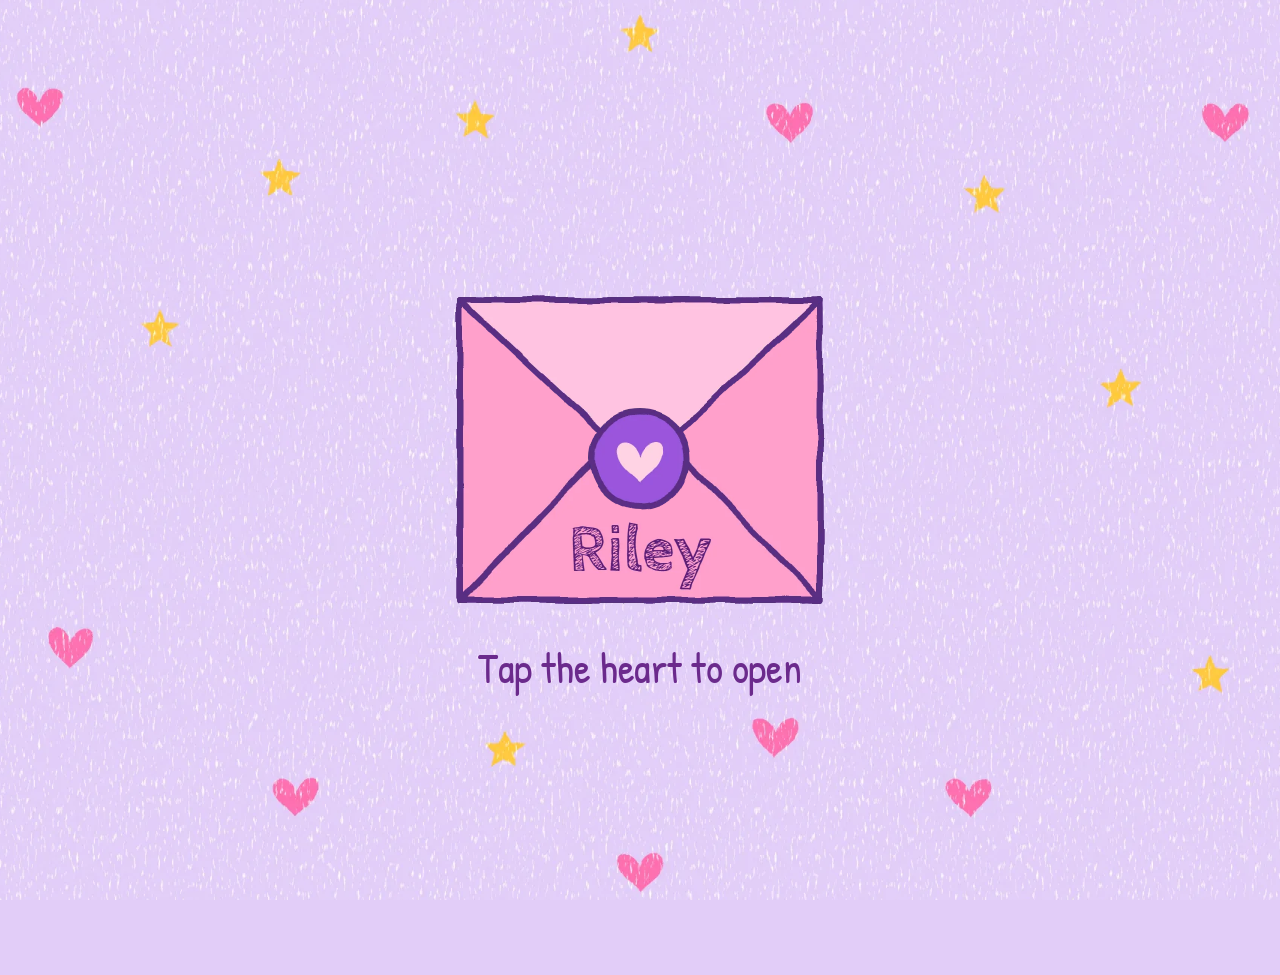
<file: sample/index.html>
<!doctype html>
<html lang="en"><head><meta charset="utf-8">
<meta name="viewport" content="width=device-width,initial-scale=1,viewport-fit=cover">
<meta name="robots" content="noindex,nofollow,noarchive">
<meta name="theme-color" content="#e2cdf8">
<title>A birthday card for Riley</title>
<meta property="og:title" content="A birthday card for Riley">
<meta property="og:description" content="Tap to open it!">
<meta property="og:type" content="website">
<meta property="og:image" content="https://cards.example.com/riley-birthday-card/img/preview.jpg">
<meta property="og:image:width" content="1200">
<meta property="og:image:height" content="630">
<meta name="twitter:card" content="summary_large_image">
<link rel="icon" href="img/seal.webp">
<link rel="preconnect" href="https://fonts.googleapis.com">
<link rel="preconnect" href="https://fonts.gstatic.com" crossorigin>
<link href="https://fonts.googleapis.com/css2?family=Cabin+Sketch:wght@700&family=Patrick+Hand&display=swap" rel="stylesheet">
<link rel="stylesheet" href="card.css">
</head><body>
<div id="world">

 <section class="scene on" id="s1" aria-label="Envelope">
  <img class="bg" src="img/envbg.webp" alt="">
  <div id="env">
   <img src="img/envback.webp" alt="" style="z-index:0">
   <div id="letter"><img src="img/lines.webp" alt=""></div>
   <img src="img/envfront.webp" alt="Envelope addressed to Riley" style="z-index:3">
   <img id="flap" src="img/envflap.webp" alt="">
   <img id="seal" src="img/seal.webp" alt="">
  </div>
  <button id="open" aria-label="Open the envelope"></button>
  <p class="hand" style="top:430px">Tap the heart to open</p>
 </section>

 <section class="scene" id="s2" aria-label="Coloring page">
  <img class="bg" src="img/scenebg.webp" alt="">
  <img id="uni" src="img/uni.webp" alt="A unicorn">
  <img id="prin" src="img/prin.webp" alt="A princess in front of a castle">
  <canvas id="page"></canvas>
  <p class="hand pill" id="rubhint" style="top:40px">Rub to color it in, Riley!</p>
  <svg id="crayon" width="26" height="90" viewBox="-3 -20 26 90"><path d="M0 0L9-16L18 0V62H0Z" fill="#e8509c" stroke="#7a1f55" stroke-width="2" stroke-linejoin="round"/><path d="M0 12H18M0 52H18" stroke="#7a1f55" stroke-width="3"/></svg>
  <button class="next" id="n2">I'm done!</button>
  <h1 id="title"><span>Happy 6th birthday</span><b style="font-size:66px">Riley!</b></h1>
 </section>

 <section class="scene" id="s3" aria-label="Color the unicorn">
  <div class="bg paper"></div>
  <h2>Color the unicorn</h2>
  <svg id="paint" viewBox="0 0 300 300" width="300" height="300"></svg>
  <svg id="crayons" viewBox="0 0 300 150" width="300" height="150"></svg>
  <button class="next" id="n3">I'm done!</button>
 </section>

 <section class="scene" id="s4" aria-label="Birthday cake">
  <img class="bg" src="img/cakebg.webp" alt="Birthday cake">
  <h2>Sing with us!</h2>
  <div id="lyric" aria-live="off"></div>
  <svg id="bstar" width="24" height="24" viewBox="-16 -16 32 32"></svg>
  <svg id="candles" viewBox="0 0 300 160" width="300" height="160"></svg>
  <p class="hand" id="blow" style="top:538px">Tap the candles out</p>
  <button id="again" aria-label="Sing it again">♪</button>
 </section>

 <section class="scene" id="s5" aria-label="Message">
  <img class="bg" src="img/endbg.webp" alt="">
  <div id="myuni"></div>
  <img id="prin2" src="img/prin.webp" alt="A princess">
  <div id="msg"><h2>Once upon a time</h2><p>a kid named Riley had</p><p>a birthday with a unicorn,</p><p>a princess and a castle.</p><p>And everybody loved Riley</p><p>very, very much.</p><p class="sig">Love, Grandma</p></div>
  <button id="replay">Play again</button>
 </section>

</div>
<canvas id="fx" aria-hidden="true"></canvas>
<script>window.CFG = {"age": 6, "syllables": ["Ri", "ley"]};</script>
<script src="card.js"></script>
</body></html>
</file>
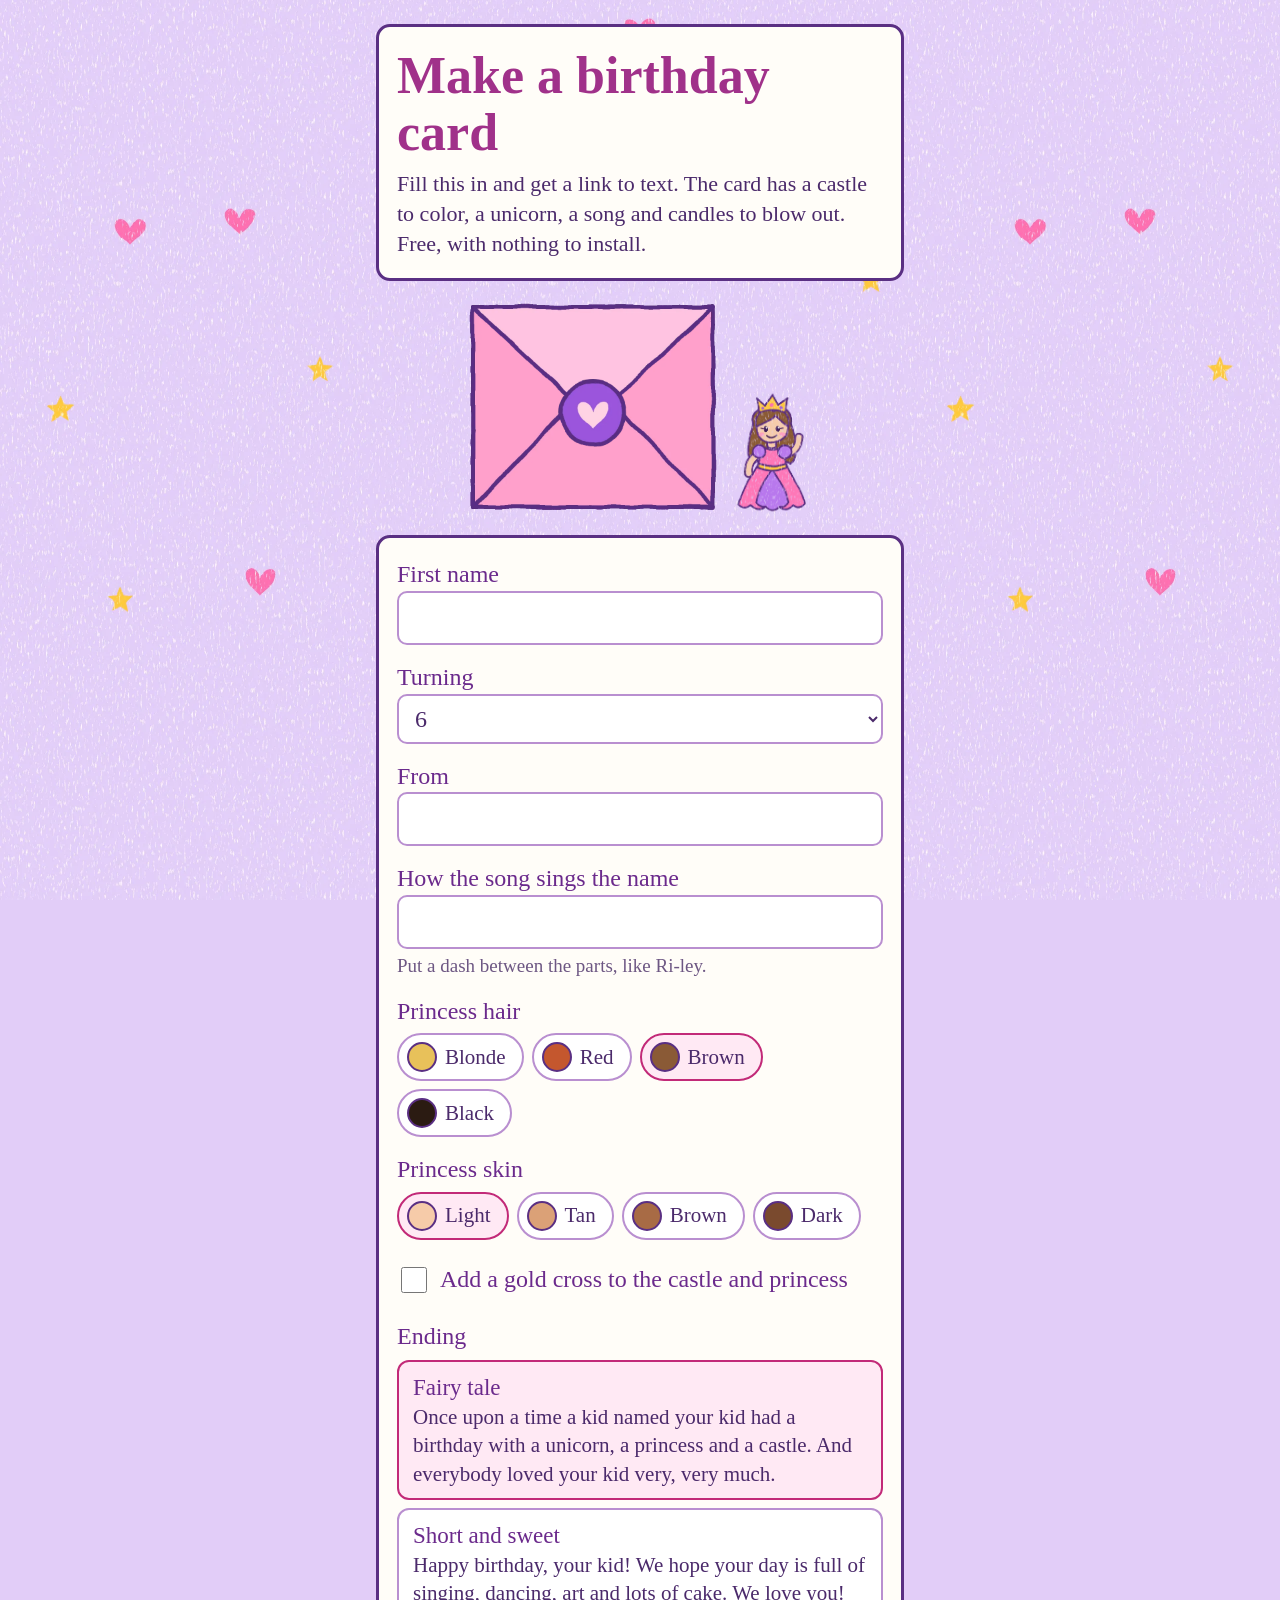
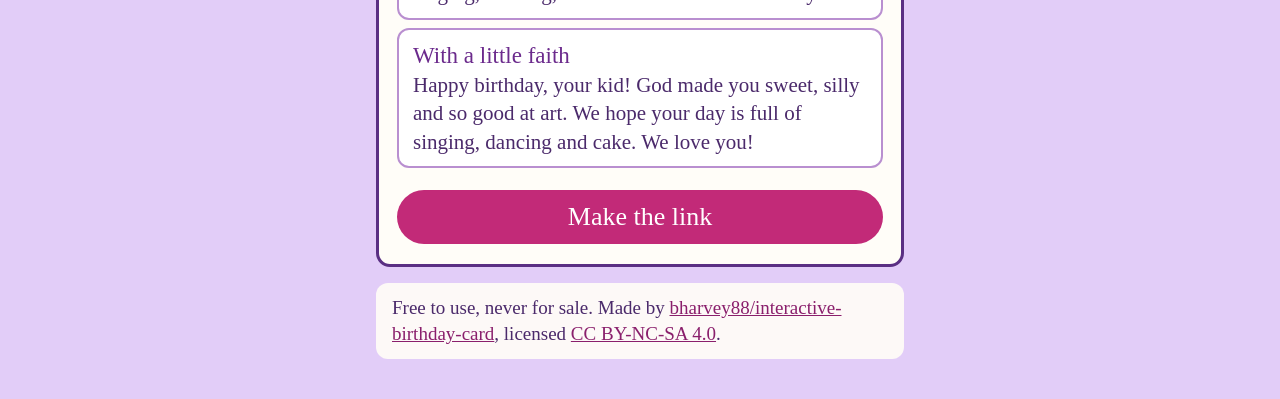
<file: site/index.html>
<!doctype html>
<html lang="en"><head><meta charset="utf-8">
<meta name="viewport" content="width=device-width,initial-scale=1">
<meta name="referrer" content="no-referrer">
<meta http-equiv="Content-Security-Policy" content="default-src 'none'; script-src 'self'; img-src 'self'; style-src 'self' 'unsafe-inline' https://fonts.googleapis.com; font-src https://fonts.gstatic.com; base-uri 'none'; form-action 'none'">
<meta name="theme-color" content="#e2cdf8">
<title>Make a birthday card</title>
<meta name="description" content="Make an interactive birthday card for a little kid and text it as a link. Free, with nothing to install.">
<meta property="og:title" content="Make a birthday card">
<meta property="og:description" content="Fill in a name and get a link to text.">
<meta property="og:image" content="{{SITE}}/card/img/preview.jpg">
<link rel="icon" href="card/img/seal.webp">
<link rel="preconnect" href="https://fonts.googleapis.com">
<link rel="preconnect" href="https://fonts.gstatic.com" crossorigin>
<link href="https://fonts.googleapis.com/css2?family=Cabin+Sketch:wght@700&family=Patrick+Hand&display=swap" rel="stylesheet">
<link rel="stylesheet" href="maker.css">
</head><body>
<main>
 <header>
  <h1>Make a birthday card</h1>
  <p>Fill this in and get a link to text. The card has a castle to color, a unicorn, a song and candles to blow out. Free, with nothing to install.</p>
 </header>

 <div class="stage" aria-hidden="true">
  <div class="env"><img src="card/img/envback.webp" alt=""><img src="card/img/envfront.webp" alt=""><img src="card/img/envflap.webp" alt=""><img src="card/img/seal.webp" alt=""><div id="envname"></div></div>
  <img id="princess" src="card/img/prin-brown-light.webp" alt="">
 </div>

 <form id="f" novalidate>
  <label for="name">First name</label>
  <input id="name" maxlength="30" autocomplete="off" autocapitalize="words" spellcheck="false" aria-describedby="name-e">
  <p class="err" id="name-e"></p>

  <label for="age">Turning</label>
  <select id="age"></select>

  <label for="from">From</label>
  <input id="from" maxlength="40" autocomplete="off" autocapitalize="words" aria-describedby="from-e">
  <p class="err" id="from-e"></p>

  <label for="song">How the song sings the name</label>
  <input id="song" maxlength="40" autocomplete="off" spellcheck="false" aria-describedby="song-h song-e">
  <p class="hint" id="song-h">Put a dash between the parts, like Ri-ley.</p>
  <p class="err" id="song-e"></p>

  <fieldset><legend>Princess hair</legend><div class="row" id="hair"></div></fieldset>
  <fieldset><legend>Princess skin</legend><div class="row" id="skin"></div></fieldset>

  <label class="check"><input type="checkbox" id="cross"> Add a gold cross to the castle and princess</label>

  <fieldset><legend>Ending</legend><div id="ending"></div></fieldset>

  <button class="go" type="submit">Make the link</button>
 </form>

 <section id="done" hidden aria-live="polite">
  <h2>The card is ready</h2>
  <label for="link">Link to text</label>
  <input id="link" readonly>
  <div class="acts">
   <button class="go" id="copy" type="button">Copy link</button>
   <button class="go alt" id="share" type="button" hidden>Share</button>
   <a class="go alt" id="open" target="_blank" rel="noopener">Open the card</a>
  </div>
  <p class="hint">Anyone with the link can see the card. The name is in the part after the #, which browsers don't send to this website.</p>
 </section>

 <footer>
  <p>Free to use, never for sale. Made by <a href="https://github.com/bharvey88/interactive-birthday-card">bharvey88/interactive-birthday-card</a>, licensed <a href="https://creativecommons.org/licenses/by-nc-sa/4.0/">CC BY-NC-SA 4.0</a>.</p>
 </footer>
</main>
<script src="link.js"></script>
<script src="maker.js"></script>
</body></html>
</file>
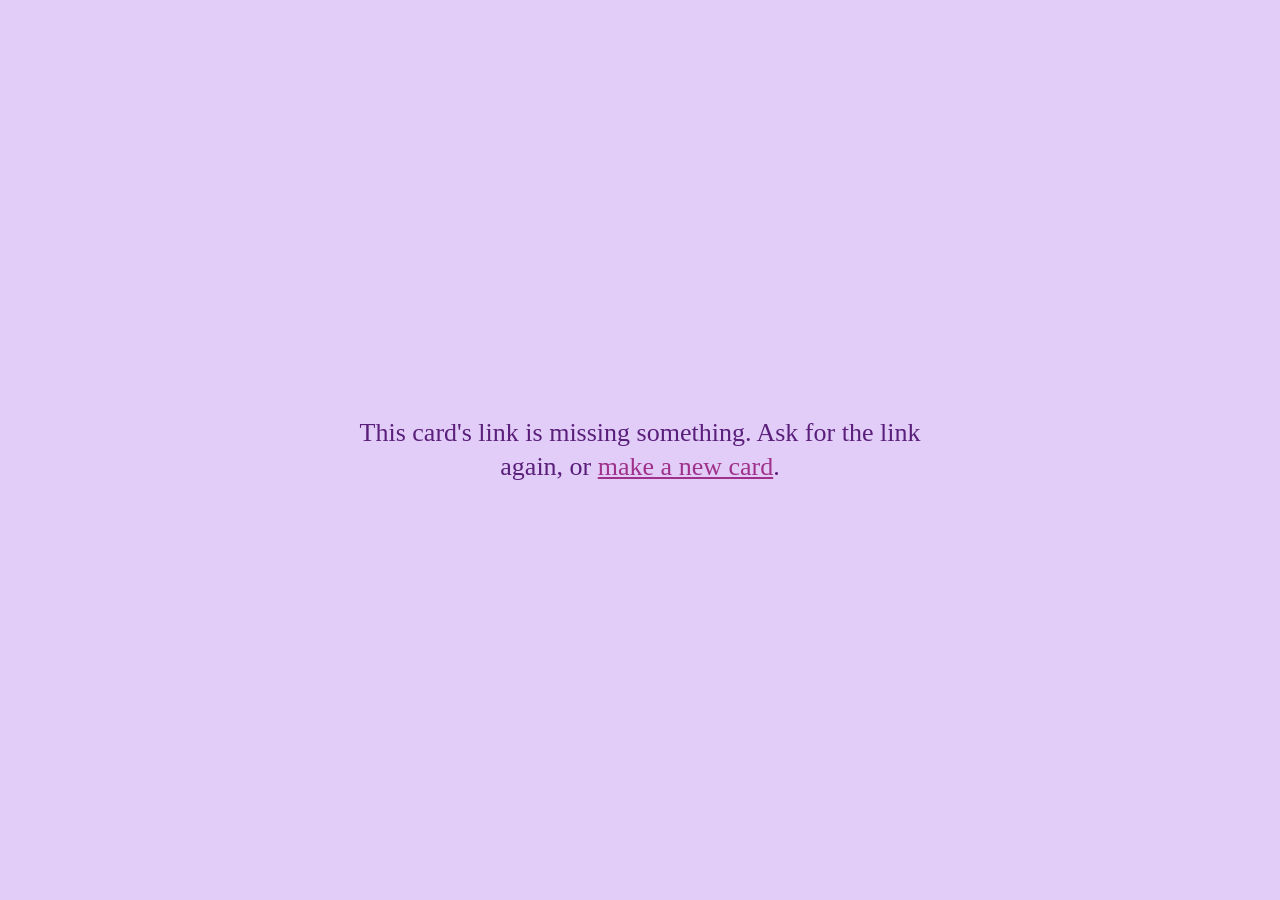
<file: site/card/index.html>
<!doctype html>
<html lang="en"><head><meta charset="utf-8">
<meta name="viewport" content="width=device-width,initial-scale=1,viewport-fit=cover">
<meta name="robots" content="noindex,nofollow,noarchive">
<meta name="referrer" content="no-referrer">
<meta http-equiv="Content-Security-Policy" content="default-src 'none'; script-src 'self'; img-src 'self'; style-src 'self' 'unsafe-inline' https://fonts.googleapis.com; font-src https://fonts.gstatic.com; base-uri 'none'; form-action 'none'">
<meta name="theme-color" content="#e2cdf8">
<title>A birthday card for you</title>
<meta property="og:title" content="A birthday card for you">
<meta property="og:description" content="Tap to open it!">
<meta property="og:type" content="website">
<meta property="og:image" content="{{SITE}}/card/img/preview.jpg">
<meta property="og:image:width" content="1200">
<meta property="og:image:height" content="630">
<meta name="twitter:card" content="summary_large_image">
<link rel="icon" href="img/seal.webp">
<link rel="preconnect" href="https://fonts.googleapis.com">
<link rel="preconnect" href="https://fonts.gstatic.com" crossorigin>
<link href="https://fonts.googleapis.com/css2?family=Cabin+Sketch:wght@700&family=Patrick+Hand&display=swap" rel="stylesheet">
<link rel="stylesheet" href="card.css">
</head><body>
<div id="world">

 <section class="scene on" id="s1" aria-label="Envelope">
  <img class="bg" src="img/envbg.webp" alt="">
  <div id="env">
   <img src="img/envback.webp" alt="" style="z-index:0">
   <div id="letter"><img data-img="lines" alt=""></div>
   <img src="img/envfront.webp" alt="" style="z-index:3">
   <div id="envname"></div>
   <img id="flap" src="img/envflap.webp" alt="">
   <img id="seal" src="img/seal.webp" alt="">
  </div>
  <button id="open" aria-label="Open the envelope"></button>
  <p class="hand" style="top:430px">Tap the heart to open</p>
 </section>

 <section class="scene" id="s2" aria-label="Coloring page">
  <img class="bg" data-img="scene" alt="">
  <img id="uni" src="img/uni.webp" alt="A unicorn">
  <img id="prin" data-img="prin" alt="A princess in front of a castle">
  <canvas id="page"></canvas>
  <p class="hand pill" id="rubhint" style="top:40px"></p>
  <svg id="crayon" width="26" height="90" viewBox="-3 -20 26 90"><path d="M0 0L9-16L18 0V62H0Z" fill="#e8509c" stroke="#7a1f55" stroke-width="2" stroke-linejoin="round"/><path d="M0 12H18M0 52H18" stroke="#7a1f55" stroke-width="3"/></svg>
  <button class="next" id="n2">I'm done!</button>
  <h1 id="title"><span id="nth"></span><b id="who"></b></h1>
 </section>

 <section class="scene" id="s3" aria-label="Color the unicorn">
  <div class="bg paper"></div>
  <h2>Color the unicorn</h2>
  <svg id="paint" viewBox="0 0 300 300" width="300" height="300"></svg>
  <svg id="crayons" viewBox="0 0 300 150" width="300" height="150"></svg>
  <button class="next" id="n3">I'm done!</button>
 </section>

 <section class="scene" id="s4" aria-label="Birthday cake">
  <img class="bg" src="img/cakebg.webp" alt="Birthday cake">
  <h2>Sing with us!</h2>
  <div id="lyric" aria-live="off"></div>
  <svg id="bstar" width="24" height="24" viewBox="-16 -16 32 32"></svg>
  <svg id="candles" viewBox="0 0 300 160" width="300" height="160"></svg>
  <p class="hand" id="blow" style="top:538px">Tap the candles out</p>
  <button id="again" aria-label="Sing it again">♪</button>
 </section>

 <section class="scene" id="s5" aria-label="Message">
  <img class="bg" data-img="end" alt="">
  <div id="myuni"></div>
  <img id="prin2" data-img="prin" alt="A princess">
  <div id="msg"></div>
  <button id="replay">Play again</button>
 </section>

</div>
<canvas id="fx" aria-hidden="true"></canvas>
<div id="oops" hidden><p>This card's link is missing something. Ask for the link again, or <a href="../">make a new card</a>.</p></div>
<script src="../link.js"></script>
<script src="boot.js"></script>
</body></html>
</file>
<file: sample/card.css>
*{box-sizing:border-box;-webkit-tap-highlight-color:transparent}
html,body{margin:0;height:100%;overflow:hidden;background:#e2cdf8;overscroll-behavior:none;touch-action:none;
 -webkit-user-select:none;user-select:none;-webkit-touch-callout:none;font-family:'Patrick Hand','Chalkboard SE','Comic Sans MS',cursive}
body{position:fixed;inset:0;transition:background-color .6s}
#world{position:absolute;left:0;top:0;width:300px;height:600px;transform-origin:0 0}
#fx{position:fixed;inset:0;width:100%;height:100%;pointer-events:none}
.scene{position:absolute;inset:0;opacity:0;visibility:hidden;transition:opacity .6s,visibility 0s .6s}
.scene.on{opacity:1;visibility:visible;transition:opacity .6s}
.scene img,.scene svg,.scene canvas{position:absolute;-webkit-user-drag:none;pointer-events:none}
.bg{left:-300px;top:-50px;width:900px;height:700px;max-width:none}
.paper{position:absolute;background:#fffdf8}
button{font:inherit;border:0;background:none;padding:0;cursor:pointer;position:absolute;color:inherit}
button:focus-visible{outline:4px solid #ffb400;outline-offset:3px;border-radius:20px}
h1,h2,p{margin:0}
h2{position:absolute;left:0;width:300px;top:24px;text-align:center;font:700 32px 'Cabin Sketch','Patrick Hand',cursive;color:#a0318a}
.hand{position:absolute;left:0;width:300px;text-align:center;font-size:28px;line-height:1.1;color:#6b2a8c;pointer-events:none}
.pill{left:18px;width:264px;padding:16px 0;border-radius:20px;background:rgba(255,255,255,.92);color:#a0318a;transition:opacity .4s}

/* envelope */
#env{position:absolute;left:20px;top:190px;width:260px;height:220px;perspective:900px;transition:transform 1s ease,opacity .5s}
#env img{left:0;top:0;width:260px;height:220px}
#flap{z-index:4;transform-origin:50% 10px;transition:transform .8s ease-in-out}
#seal{z-index:5;transform-origin:50% 116px;transition:transform .35s,opacity .35s}
#letter{position:absolute;z-index:1;left:65px;top:22px;width:130px;height:180px;overflow:hidden;background:#fffdf8;border:3px solid #5a2f83;border-radius:6px;transition:transform 1s cubic-bezier(.3,1.2,.5,1)}
#letter img{left:-116px;top:-32px;width:360px;height:280px;max-width:none}
#open{left:20px;top:190px;width:260px;height:220px;z-index:9}
@keyframes thump{0%,100%{transform:scale(1)}50%{transform:scale(1.14)}}
#s1.on #seal{animation:thump 1.3s ease-in-out infinite}
#env.o1 #seal{animation:none!important;transform:scale(2);opacity:0}
#env.o2 #flap{transform:rotateX(180deg)}
#env.o3 #flap{z-index:0}
#env.o4 #letter{transform:translateY(-165px)}
#env.o5 #letter{z-index:8;transform:translateY(-10px) scale(2.5)}
#s1.opening .hand{opacity:0;transition:opacity .3s}

/* coloring page */
#uni{left:-4px;top:394px;width:188px;height:178px;transform-origin:50% 100%}
#prin{left:164px;top:384px;width:126px;height:184px;transform-origin:50% 100%}
#page{left:-300px;top:-50px;width:900px;height:700px;transition:opacity 1.2s}
#s2 #page{pointer-events:none}
#crayon{left:0;top:0;transform-origin:12px 4px;transition:opacity .3s}
#title{position:absolute;left:0;top:26px;width:300px;text-align:center;font:700 36px/1 'Cabin Sketch',cursive;opacity:0;transform:scale(.6);transition:opacity .4s,transform .6s cubic-bezier(.3,1.8,.5,1);pointer-events:none}
#title span{display:block;color:#8d46d1;font-size:32px;white-space:nowrap}
#title b{display:block;font-size:66px;color:#d93a8a}
#s2.done #title{opacity:1;transform:none}
#s2.done #rubhint,#s2.done #crayon{opacity:0}
#s2.done #page{opacity:0}
@keyframes hop{0%,100%{transform:translateY(0) rotate(-3deg)}50%{transform:translateY(-16px) rotate(4deg)}}
@keyframes sway{0%,100%{transform:rotate(-5deg)}50%{transform:rotate(5deg)}}
#s2.done #uni{animation:hop .9s ease-in-out infinite}
#s2.done #prin{animation:sway .9s ease-in-out infinite}


.next{left:75px;top:388px;width:150px;height:54px;border-radius:27px;background:#d93a8a;border:4px solid #fff;box-shadow:0 3px 0 #8a1f5c;color:#fff;font-size:28px;line-height:1;transform:scale(0);visibility:hidden;transition:transform .4s cubic-bezier(.3,1.8,.5,1)}
#n2{top:40px}
.next.show{transform:none;visibility:visible}

/* paint */
.k *{stroke-linejoin:round;stroke-linecap:round}
#paint{left:0;top:104px}
#s3 #paint [data-p]{pointer-events:auto;cursor:pointer}
#crayons{left:0;top:460px;overflow:visible}
#s3 #crayons g{pointer-events:auto;cursor:pointer;transition:transform .2s}

/* cake */
#lyric{position:absolute;left:0;top:100px;width:300px;text-align:center;font-size:36px;line-height:1.5;color:#7b3fb5;white-space:nowrap}
#lyric span{display:inline-block;transition:color .15s}
#lyric span.on{color:#d93a8a}
#bstar{left:-12px;top:-12px;opacity:0}
#candles{left:0;top:200px;overflow:visible}
@keyframes flick{0%,100%{transform:scale(1) rotate(-3deg)}50%{transform:scale(1.12,1.18) rotate(4deg)}}
.fl{transform-box:fill-box;transform-origin:50% 100%;animation:flick .5s ease-in-out infinite;transition:opacity .25s}
.out .fl{opacity:0;animation:none}
@keyframes smoke{0%{opacity:.8;transform:translateY(0)}100%{opacity:0;transform:translateY(-34px)}}
.smoke{opacity:0}
.out .smoke{animation:smoke 1.3s ease-out forwards}
#blow{opacity:0;transition:opacity .4s}
#s4.ready #blow{opacity:1}
#again{right:10px;top:172px;width:46px;height:46px;border-radius:50%;background:#a15fe0;color:#fff;font-size:28px;line-height:46px;opacity:0;visibility:hidden;transition:opacity .4s}
#s4.ready #again{opacity:1;visibility:visible}

/* message */
#msg{position:absolute;left:14px;top:12px;width:272px;padding:14px 4px 12px;border-radius:18px;background:rgba(255,255,255,.97);border:3px solid #d9a9d0;text-align:center;font-size:24px;line-height:29px;color:#4b2a6b;white-space:nowrap}
#msg h2{position:static;width:auto;font-size:28px;line-height:32px;margin-bottom:2px}
#msg .sig{font-size:27px;margin-top:5px;color:#a0318a}
#msg>*{opacity:0;transition:opacity .7s}
#msg>.in{opacity:1}
#myuni{position:absolute;left:-2px;top:398px;width:180px;height:172px;transform-origin:50% 100%;pointer-events:none}
#prin2{left:164px;top:384px;width:126px;height:184px;transform-origin:50% 100%}
#s5.on #myuni{animation:hop 1.1s ease-in-out infinite}
#s5.on #prin2{animation:sway 1.1s ease-in-out infinite}
#replay{left:95px;top:566px;width:110px;height:32px;border-radius:16px;background:rgba(255,255,255,.9);color:#6b2a8c;font-size:19px}

@media (prefers-reduced-motion:reduce){
 #s2.done #uni,#s2.done #prin,#s5.on #myuni,#s5.on #prin2,#s1.on #seal,.fl{animation:none}
}
</file>
<file: site/maker.css>
:root{--ink:#4b2a6b;--grape:#6b2a8c;--pink:#c22a78;--line:#b98fd0}
*{box-sizing:border-box}
[hidden]{display:none!important}
body{margin:0;color:var(--ink);background:#e2cdf8 url(card/img/envbg.webp) center/900px 700px fixed;font:22px/1.35 'Patrick Hand','Chalkboard SE','Comic Sans MS',cursive}
main{max-width:560px;margin:0 auto;padding:24px 16px 40px}
h1,h2{font-family:'Cabin Sketch','Patrick Hand',cursive;font-weight:700;color:#a0318a;line-height:1.1;margin:0 0 8px}
h1{font-size:clamp(38px,10vw,52px)}
h2{font-size:34px}
p{margin:0}
header,form,#done{background:#fffdf8;border:3px solid #5a2f83;border-radius:14px;padding:20px 18px;margin-bottom:16px}
.stage{display:flex;justify-content:center;align-items:flex-end;gap:6px;margin:4px 0 18px}
.env{position:relative;width:260px;height:220px;flex:none}
.env img{position:absolute;inset:0;width:260px;height:220px}
#envname{position:absolute;left:48px;width:164px;bottom:16px;text-align:center;white-space:nowrap;font:700 44px/1.1 'Cabin Sketch','Patrick Hand',cursive;color:#5a1f7a}
#princess{width:88px;height:129px;flex:none}
label,legend{display:block;font-size:24px;color:var(--grape);padding:0}
form>label:not(:first-child),fieldset{margin-top:16px}
fieldset{border:0;padding:0;margin-inline:0;min-width:0}
input:not([type=radio]):not([type=checkbox]),select{width:100%;font:inherit;font-size:24px;color:var(--ink);background:#fff;border:2px solid var(--line);border-radius:10px;padding:9px 12px;min-height:50px;appearance:auto}
input[aria-invalid=true]{border-color:#b3123f}
.hint{font-size:19px;color:#6d5783;margin-top:4px}
.err{font-size:20px;color:#b3123f}
.row{display:flex;flex-wrap:wrap;gap:8px;margin-top:6px}
.pick{display:flex;align-items:center;gap:8px;font-size:21px;color:var(--ink);border:2px solid var(--line);border-radius:26px;padding:6px 16px 6px 8px;min-height:48px;cursor:pointer;background:#fff}
.pick:has(:checked){border-color:var(--pink);background:#ffe9f4}
.pick i{width:30px;height:30px;border-radius:50%;border:2px solid #5a2f83}
.pick input{position:absolute;opacity:0}
.pick:has(:focus-visible),.end:has(:focus-visible){outline:4px solid #ffb400;outline-offset:2px}
.check{display:flex;gap:10px;align-items:center;min-height:48px;cursor:pointer}
input[type=checkbox]{width:26px;height:26px;accent-color:var(--pink);flex:none}
.end{display:block;border:2px solid var(--line);border-radius:12px;padding:10px 14px;margin-top:8px;font-size:21px;color:var(--ink);cursor:pointer;background:#fff}
.end:has(:checked){border-color:var(--pink);background:#ffe9f4}
.end input{position:absolute;opacity:0}
.end b{display:block;color:var(--grape);font-weight:400;font-size:23px}
.go{display:inline-block;font:inherit;font-size:26px;line-height:1.1;color:#fff;background:var(--pink);border:0;border-radius:28px;padding:13px 26px;min-height:54px;cursor:pointer;text-decoration:none}
.go.alt{background:var(--grape)}
form .go{width:100%;margin-top:22px}
.acts{display:flex;flex-wrap:wrap;gap:10px;margin:12px 0}
a{color:#8a1f6c}
.go:is(a){color:#fff}
:is(button,a,input,select):focus-visible{outline:4px solid #ffb400;outline-offset:2px}
footer{font-size:19px;background:rgba(255,253,248,.92);border-radius:12px;padding:12px 16px;overflow-wrap:anywhere}
@media (max-width:400px){.env{margin-left:-14px}#princess{margin-left:-18px}}
</file>
<file: site/card/card.css>
*{box-sizing:border-box;-webkit-tap-highlight-color:transparent}
html,body{margin:0;height:100%;overflow:hidden;background:#e2cdf8;overscroll-behavior:none;touch-action:none;
 -webkit-user-select:none;user-select:none;-webkit-touch-callout:none;font-family:'Patrick Hand','Chalkboard SE','Comic Sans MS',cursive}
body{position:fixed;inset:0;transition:background-color .6s}
#world{position:absolute;left:0;top:0;width:300px;height:600px;transform-origin:0 0}
#fx{position:fixed;inset:0;width:100%;height:100%;pointer-events:none}
.scene{position:absolute;inset:0;opacity:0;visibility:hidden;transition:opacity .6s,visibility 0s .6s}
.scene.on{opacity:1;visibility:visible;transition:opacity .6s}
.scene img,.scene svg,.scene canvas{position:absolute;-webkit-user-drag:none;pointer-events:none}
.bg{left:-300px;top:-50px;width:900px;height:700px;max-width:none}
.paper{position:absolute;background:#fffdf8}
button{font:inherit;border:0;background:none;padding:0;cursor:pointer;position:absolute;color:inherit}
button:focus-visible{outline:4px solid #ffb400;outline-offset:3px;border-radius:20px}
h1,h2,p{margin:0}
h2{position:absolute;left:0;width:300px;top:24px;text-align:center;font:700 32px 'Cabin Sketch','Patrick Hand',cursive;color:#a0318a}
.hand{position:absolute;left:0;width:300px;text-align:center;font-size:28px;line-height:1.1;color:#6b2a8c;pointer-events:none}
.pill{left:18px;width:264px;padding:16px 0;border-radius:20px;background:rgba(255,255,255,.92);color:#a0318a;transition:opacity .4s}

/* envelope */
#env{position:absolute;left:20px;top:190px;width:260px;height:220px;perspective:900px;transition:transform 1s ease,opacity .5s}
#env img{left:0;top:0;width:260px;height:220px}
#flap{z-index:4;transform-origin:50% 10px;transition:transform .8s ease-in-out}
#seal{z-index:5;transform-origin:50% 116px;transition:transform .35s,opacity .35s}
#letter{position:absolute;z-index:1;left:65px;top:22px;width:130px;height:180px;overflow:hidden;background:#fffdf8;border:3px solid #5a2f83;border-radius:6px;transition:transform 1s cubic-bezier(.3,1.2,.5,1)}
#letter img{left:-116px;top:-32px;width:360px;height:280px;max-width:none}
#open{left:20px;top:190px;width:260px;height:220px;z-index:9}
@keyframes thump{0%,100%{transform:scale(1)}50%{transform:scale(1.14)}}
#s1.on #seal{animation:thump 1.3s ease-in-out infinite}
#env.o1 #seal{animation:none!important;transform:scale(2);opacity:0}
#env.o2 #flap{transform:rotateX(180deg)}
#env.o3 #flap{z-index:0}
#env.o4 #letter{transform:translateY(-165px)}
#env.o5 #letter{z-index:8;transform:translateY(-10px) scale(2.5)}
#s1.opening .hand{opacity:0;transition:opacity .3s}

#envname{position:absolute;z-index:3;left:48px;width:164px;bottom:16px;text-align:center;white-space:nowrap;font:700 44px/1.1 'Cabin Sketch','Patrick Hand',cursive;color:#5a1f7a}

/* coloring page */
#uni{left:-4px;top:394px;width:188px;height:178px;transform-origin:50% 100%}
#prin{left:164px;top:384px;width:126px;height:184px;transform-origin:50% 100%}
#page{left:-300px;top:-50px;width:900px;height:700px;transition:opacity 1.2s}
#s2 #page{pointer-events:none}
#crayon{left:0;top:0;transform-origin:12px 4px;transition:opacity .3s}
#title{position:absolute;left:0;top:26px;width:300px;text-align:center;font:700 36px/1 'Cabin Sketch',cursive;opacity:0;transform:scale(.6);transition:opacity .4s,transform .6s cubic-bezier(.3,1.8,.5,1);pointer-events:none}
#title span{display:block;color:#8d46d1;font-size:32px;white-space:nowrap}
#title b{display:block;font-size:66px;color:#d93a8a}
#s2.done #title{opacity:1;transform:none}
#s2.done #rubhint,#s2.done #crayon{opacity:0}
#s2.done #page{opacity:0}
@keyframes hop{0%,100%{transform:translateY(0) rotate(-3deg)}50%{transform:translateY(-16px) rotate(4deg)}}
@keyframes sway{0%,100%{transform:rotate(-5deg)}50%{transform:rotate(5deg)}}
#s2.done #uni{animation:hop .9s ease-in-out infinite}
#s2.done #prin{animation:sway .9s ease-in-out infinite}


.next{left:75px;top:388px;width:150px;height:54px;border-radius:27px;background:#d93a8a;border:4px solid #fff;box-shadow:0 3px 0 #8a1f5c;color:#fff;font-size:28px;line-height:1;transform:scale(0);visibility:hidden;transition:transform .4s cubic-bezier(.3,1.8,.5,1)}
#n2{top:40px}
.next.show{transform:none;visibility:visible}

/* paint */
.k *{stroke-linejoin:round;stroke-linecap:round}
#paint{left:0;top:104px}
#s3 #paint [data-p]{pointer-events:auto;cursor:pointer}
#crayons{left:0;top:460px;overflow:visible}
#s3 #crayons g{pointer-events:auto;cursor:pointer;transition:transform .2s}

/* cake */
#lyric{position:absolute;left:0;top:100px;width:300px;text-align:center;font-size:36px;line-height:1.5;color:#7b3fb5;white-space:nowrap}
#lyric span{display:inline-block;transition:color .15s}
#lyric span.on{color:#d93a8a}
#bstar{left:-12px;top:-12px;opacity:0}
#candles{left:0;top:200px;overflow:visible}
@keyframes flick{0%,100%{transform:scale(1) rotate(-3deg)}50%{transform:scale(1.12,1.18) rotate(4deg)}}
.fl{transform-box:fill-box;transform-origin:50% 100%;animation:flick .5s ease-in-out infinite;transition:opacity .25s}
.out .fl{opacity:0;animation:none}
@keyframes smoke{0%{opacity:.8;transform:translateY(0)}100%{opacity:0;transform:translateY(-34px)}}
.smoke{opacity:0}
.out .smoke{animation:smoke 1.3s ease-out forwards}
#blow{opacity:0;transition:opacity .4s}
#s4.ready #blow{opacity:1}
#again{right:10px;top:172px;width:46px;height:46px;border-radius:50%;background:#a15fe0;color:#fff;font-size:28px;line-height:46px;opacity:0;visibility:hidden;transition:opacity .4s}
#s4.ready #again{opacity:1;visibility:visible}

/* message */
#msg{position:absolute;left:14px;top:12px;width:272px;padding:14px 4px 12px;border-radius:18px;background:rgba(255,255,255,.97);border:3px solid #d9a9d0;text-align:center;font-size:24px;line-height:29px;color:#4b2a6b;white-space:nowrap}
#msg h2{position:static;width:auto;font-size:28px;line-height:32px;margin-bottom:2px}
#msg .sig{font-size:27px;margin-top:5px;color:#a0318a}
#msg>*{opacity:0;transition:opacity .7s}
#msg>.in{opacity:1}
#myuni{position:absolute;left:-2px;top:398px;width:180px;height:172px;transform-origin:50% 100%;pointer-events:none}
#prin2{left:164px;top:384px;width:126px;height:184px;transform-origin:50% 100%}
#s5.on #myuni{animation:hop 1.1s ease-in-out infinite}
#s5.on #prin2{animation:sway 1.1s ease-in-out infinite}
#replay{left:95px;top:566px;width:110px;height:32px;border-radius:16px;background:rgba(255,255,255,.9);color:#6b2a8c;font-size:19px}

@media (prefers-reduced-motion:reduce){
 #s2.done #uni,#s2.done #prin,#s5.on #myuni,#s5.on #prin2,#s1.on #seal,.fl{animation:none}
}

[hidden]{display:none!important}
#title b{white-space:nowrap}
#rubhint{white-space:nowrap}
#oops{position:fixed;inset:0;display:grid;place-items:center;padding:24px;text-align:center;font-size:26px;line-height:1.3;color:#5a1f7a}
#oops p{max-width:22em}
#oops a{color:#a0318a}
</file>
